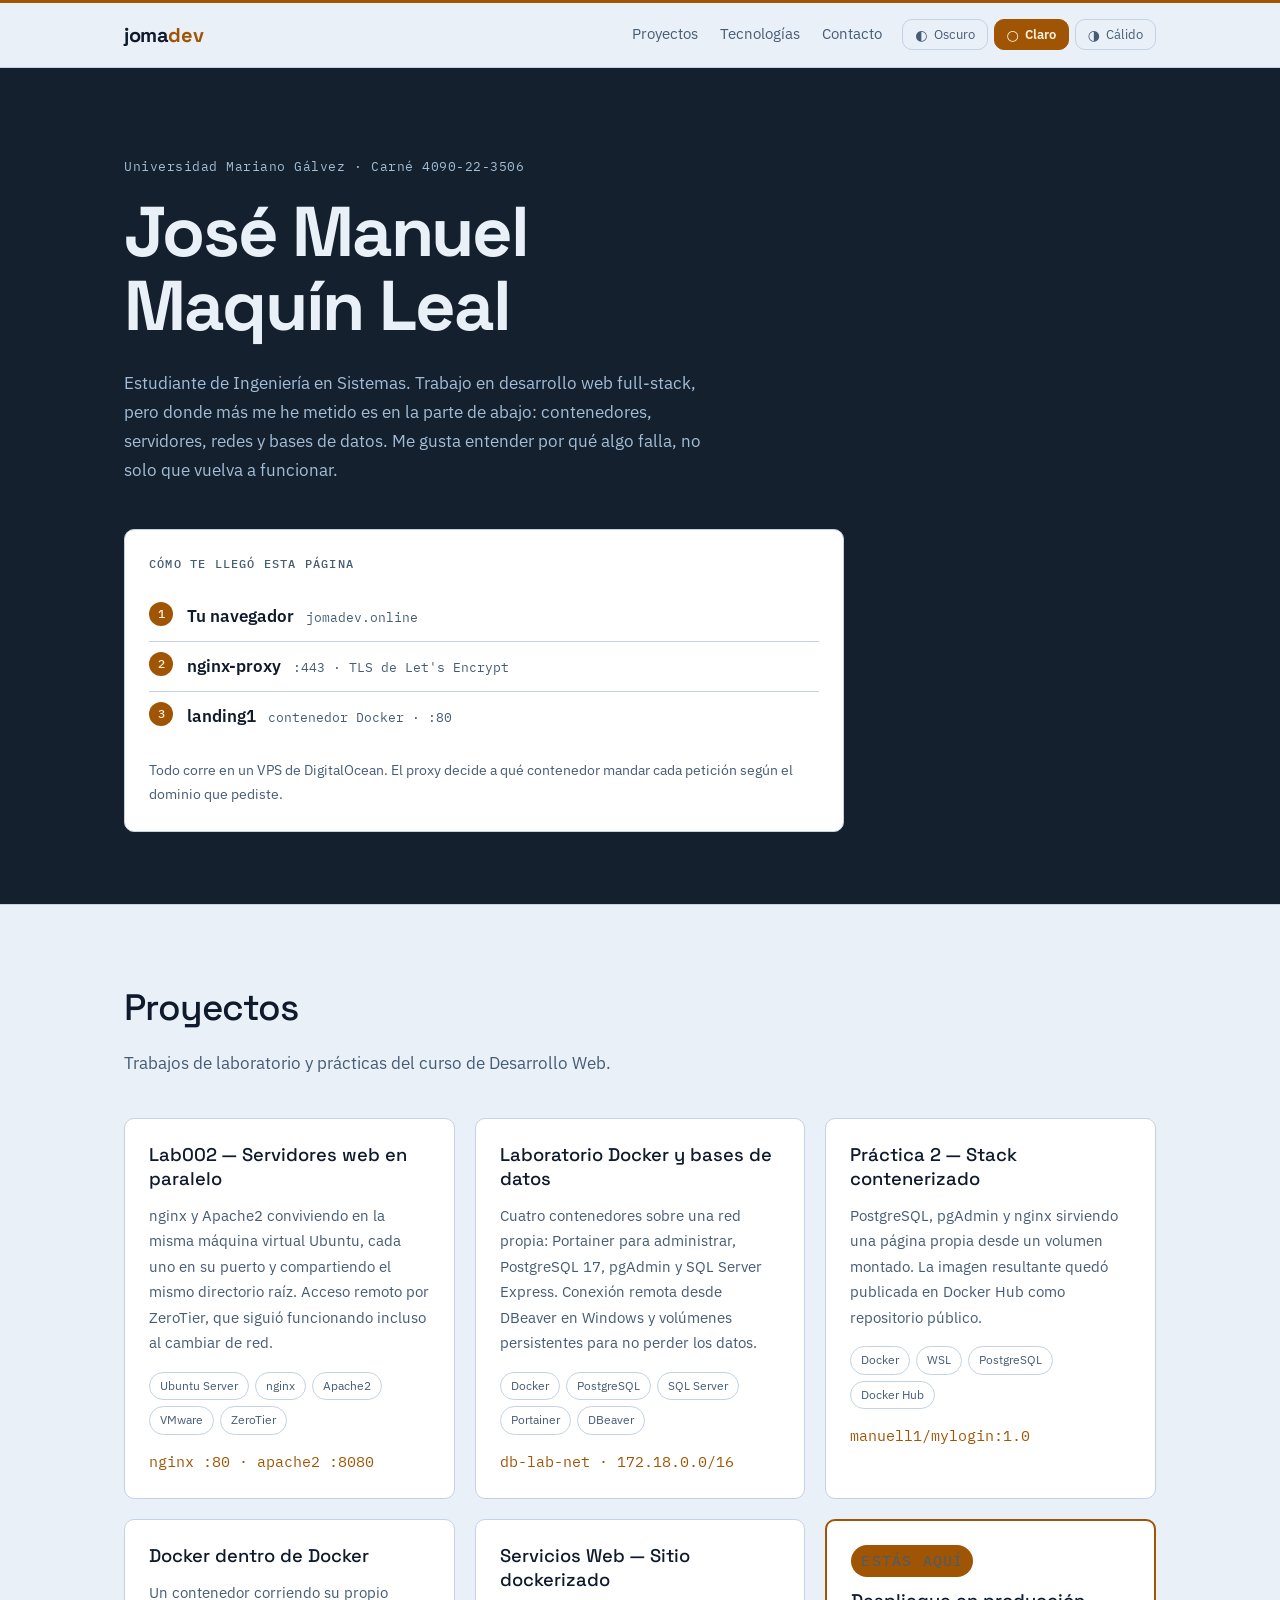
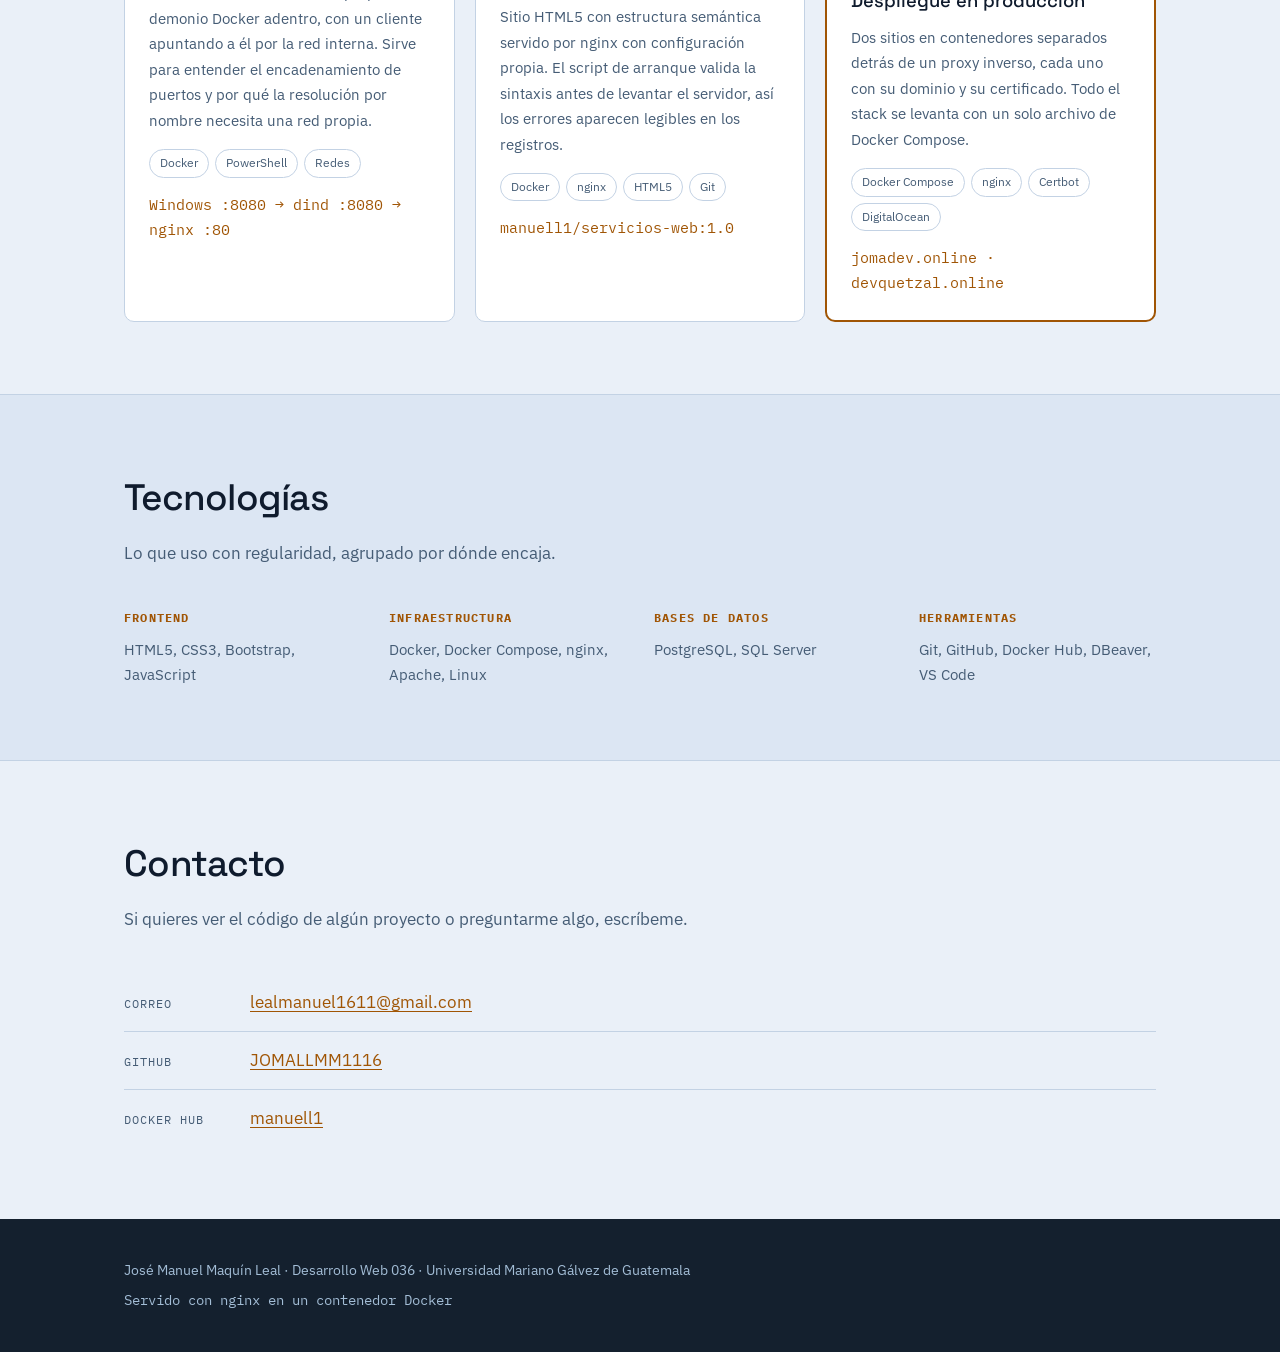
<file: landing1/app/index.html>
<!DOCTYPE html>
<html lang="es" data-tema="oscuro">
<head>
<meta charset="UTF-8">
<meta name="viewport" content="width=device-width, initial-scale=1.0">
<title>José Manuel Maquín Leal — Desarrollo web e infraestructura</title>
<meta name="description" content="Portafolio de José Manuel Maquín Leal. Proyectos de desarrollo web, contenedores Docker e infraestructura de servidores.">
<link rel="icon" href="data:image/svg+xml,<svg xmlns='http://www.w3.org/2000/svg' viewBox='0 0 32 32'><rect width='32' height='32' rx='7' fill='%23091235'/><text x='16' y='23' font-family='monospace' font-size='19' font-weight='700' fill='%23F2A65A' text-anchor='middle'>j</text></svg>">
<link rel="preconnect" href="https://fonts.googleapis.com">
<link rel="preconnect" href="https://fonts.gstatic.com" crossorigin>
<link href="https://fonts.googleapis.com/css2?family=Space+Grotesk:wght@400;500;700&family=IBM+Plex+Sans:wght@400;500;600&family=IBM+Plex+Mono:wght@400;500&display=swap" rel="stylesheet">
<style>
html { background: #091235; color: #E6EDF5; }
html[data-tema="claro"] { background: #EAF0F8; color: #0F1B2D; }
html[data-tema="calido"] { background: #F7EFE2; color: #201315; }
</style>
<link rel="stylesheet" href="estilos.css">
<script>
(function () {
  var raiz = document.documentElement;
  var guardado = null;
  try { guardado = localStorage.getItem('jomadev-tema'); } catch (e) {}
  if (guardado === 'oscuro' || guardado === 'claro' || guardado === 'calido') {
    raiz.setAttribute('data-tema', guardado);
  } else if (window.matchMedia && window.matchMedia('(prefers-color-scheme: light)').matches) {
    raiz.setAttribute('data-tema', 'claro');
  }
})();
</script>
</head>
<body>

<a class="saltar" href="#contenido">Saltar al contenido</a>

<header class="cabecera">
  <div class="contenedor cabecera-fila">
    <span class="marca">joma<span class="marca-acento">dev</span></span>

    <nav class="nav" aria-label="Navegación principal">
      <a href="#proyectos">Proyectos</a>
      <a href="#tecnologias">Tecnologías</a>
      <a href="#contacto">Contacto</a>
    </nav>

    <div class="temas" role="group" aria-label="Elegir tema de color">
      <button type="button" data-set-tema="oscuro" aria-pressed="true">
        <span class="icono" aria-hidden="true">◐</span> Oscuro
      </button>
      <button type="button" data-set-tema="claro" aria-pressed="false">
        <span class="icono" aria-hidden="true">○</span> Claro
      </button>
      <button type="button" data-set-tema="calido" aria-pressed="false">
        <span class="icono" aria-hidden="true">◑</span> Cálido
      </button>
    </div>
  </div>
</header>

<main id="contenido" tabindex="-1">

  <section class="hero">
    <div class="contenedor">
      <p class="eyebrow">Universidad Mariano Gálvez · Carné 4090-22-3506</p>
      <h1>José Manuel<br>Maquín Leal</h1>
      <p class="hero-texto">
        Estudiante de Ingeniería en Sistemas. Trabajo en desarrollo web full-stack,
        pero donde más me he metido es en la parte de abajo: contenedores, servidores,
        redes y bases de datos. Me gusta entender por qué algo falla, no solo que
        vuelva a funcionar.
      </p>

      <section class="ruta" aria-labelledby="ruta-titulo">
        <h2 id="ruta-titulo" class="ruta-titulo">Cómo te llegó esta página</h2>
        <ol class="ruta-pasos">
          <li><span class="ruta-etq">Tu navegador</span><span class="ruta-det">jomadev.online</span></li>
          <li><span class="ruta-etq">nginx-proxy</span><span class="ruta-det">:443 · TLS de Let's Encrypt</span></li>
          <li><span class="ruta-etq">landing1</span><span class="ruta-det">contenedor Docker · :80</span></li>
        </ol>
        <p class="ruta-nota">
          Todo corre en un VPS de DigitalOcean. El proxy decide a qué contenedor
          mandar cada petición según el dominio que pediste.
        </p>
      </section>
    </div>
  </section>

  <section id="proyectos" class="seccion">
    <div class="contenedor">
      <h2>Proyectos</h2>
      <p class="seccion-intro">Trabajos de laboratorio y prácticas del curso de Desarrollo Web.</p>

      <div class="rejilla">

        <article class="tarjeta">
          <h3>Lab002 — Servidores web en paralelo</h3>
          <p>nginx y Apache2 conviviendo en la misma máquina virtual Ubuntu, cada uno en su
             puerto y compartiendo el mismo directorio raíz. Acceso remoto por ZeroTier,
             que siguió funcionando incluso al cambiar de red.</p>
          <ul class="etiquetas">
            <li>Ubuntu Server</li><li>nginx</li><li>Apache2</li><li>VMware</li><li>ZeroTier</li>
          </ul>
          <p class="dato">nginx :80 · apache2 :8080</p>
        </article>

        <article class="tarjeta">
          <h3>Laboratorio Docker y bases de datos</h3>
          <p>Cuatro contenedores sobre una red propia: Portainer para administrar,
             PostgreSQL 17, pgAdmin y SQL Server Express. Conexión remota desde DBeaver
             en Windows y volúmenes persistentes para no perder los datos.</p>
          <ul class="etiquetas">
            <li>Docker</li><li>PostgreSQL</li><li>SQL Server</li><li>Portainer</li><li>DBeaver</li>
          </ul>
          <p class="dato">db-lab-net · 172.18.0.0/16</p>
        </article>

        <article class="tarjeta">
          <h3>Práctica 2 — Stack contenerizado</h3>
          <p>PostgreSQL, pgAdmin y nginx sirviendo una página propia desde un volumen
             montado. La imagen resultante quedó publicada en Docker Hub como repositorio
             público.</p>
          <ul class="etiquetas">
            <li>Docker</li><li>WSL</li><li>PostgreSQL</li><li>Docker Hub</li>
          </ul>
          <p class="dato">manuell1/mylogin:1.0</p>
        </article>

        <article class="tarjeta">
          <h3>Docker dentro de Docker</h3>
          <p>Un contenedor corriendo su propio demonio Docker adentro, con un cliente
             apuntando a él por la red interna. Sirve para entender el encadenamiento
             de puertos y por qué la resolución por nombre necesita una red propia.</p>
          <ul class="etiquetas">
            <li>Docker</li><li>PowerShell</li><li>Redes</li>
          </ul>
          <p class="dato">Windows :8080 → dind :8080 → nginx :80</p>
        </article>

        <article class="tarjeta">
          <h3>Servicios Web — Sitio dockerizado</h3>
          <p>Sitio HTML5 con estructura semántica servido por nginx con configuración
             propia. El script de arranque valida la sintaxis antes de levantar el
             servidor, así los errores aparecen legibles en los registros.</p>
          <ul class="etiquetas">
            <li>Docker</li><li>nginx</li><li>HTML5</li><li>Git</li>
          </ul>
          <p class="dato">manuell1/servicios-web:1.0</p>
        </article>

        <article class="tarjeta tarjeta-activa">
          <p class="insignia">Estás aquí</p>
          <h3>Despliegue en producción</h3>
          <p>Dos sitios en contenedores separados detrás de un proxy inverso, cada uno con
             su dominio y su certificado. Todo el stack se levanta con un solo archivo de
             Docker Compose.</p>
          <ul class="etiquetas">
            <li>Docker Compose</li><li>nginx</li><li>Certbot</li><li>DigitalOcean</li>
          </ul>
          <p class="dato">jomadev.online · devquetzal.online</p>
        </article>

      </div>
    </div>
  </section>

  <section id="tecnologias" class="seccion seccion-alterna">
    <div class="contenedor">
      <h2>Tecnologías</h2>
      <p class="seccion-intro">Lo que uso con regularidad, agrupado por dónde encaja.</p>
      <div class="grupos">
        <div class="grupo">
          <h3>Frontend</h3>
          <p>HTML5, CSS3, Bootstrap, JavaScript</p>
        </div>
        <div class="grupo">
          <h3>Infraestructura</h3>
          <p>Docker, Docker Compose, nginx, Apache, Linux</p>
        </div>
        <div class="grupo">
          <h3>Bases de datos</h3>
          <p>PostgreSQL, SQL Server</p>
        </div>
        <div class="grupo">
          <h3>Herramientas</h3>
          <p>Git, GitHub, Docker Hub, DBeaver, VS Code</p>
        </div>
      </div>
    </div>
  </section>

  <section id="contacto" class="seccion">
    <div class="contenedor">
      <h2>Contacto</h2>
      <p class="seccion-intro">Si quieres ver el código de algún proyecto o preguntarme algo, escríbeme.</p>
      <ul class="enlaces">
        <li><span class="enlace-etq">Correo</span>
            <a href="mailto:lealmanuel1611@gmail.com">lealmanuel1611@gmail.com</a></li>
        <li><span class="enlace-etq">GitHub</span>
            <a href="https://github.com/JOMALLMM1116">JOMALLMM1116</a></li>
        <li><span class="enlace-etq">Docker Hub</span>
            <a href="https://hub.docker.com/u/manuell1">manuell1</a></li>
      </ul>
    </div>
  </section>

</main>

<footer class="pie">
  <div class="contenedor">
    <p>José Manuel Maquín Leal · Desarrollo Web 036 · Universidad Mariano Gálvez de Guatemala</p>
    <p class="pie-tenue">Servido con nginx en un contenedor Docker</p>
  </div>
</footer>

<script>
(function () {
  var raiz = document.documentElement;
  var botones = document.querySelectorAll('[data-set-tema]');

  function marcar(tema) {
    for (var i = 0; i < botones.length; i++) {
      var activo = botones[i].getAttribute('data-set-tema') === tema;
      botones[i].setAttribute('aria-pressed', activo ? 'true' : 'false');
    }
  }

  marcar(raiz.getAttribute('data-tema'));

  for (var j = 0; j < botones.length; j++) {
    botones[j].addEventListener('click', function () {
      var tema = this.getAttribute('data-set-tema');
      raiz.setAttribute('data-tema', tema);
      try { localStorage.setItem('jomadev-tema', tema); } catch (e) {}
      marcar(tema);
    });
  }
})();
</script>

</body>
</html>
</file>
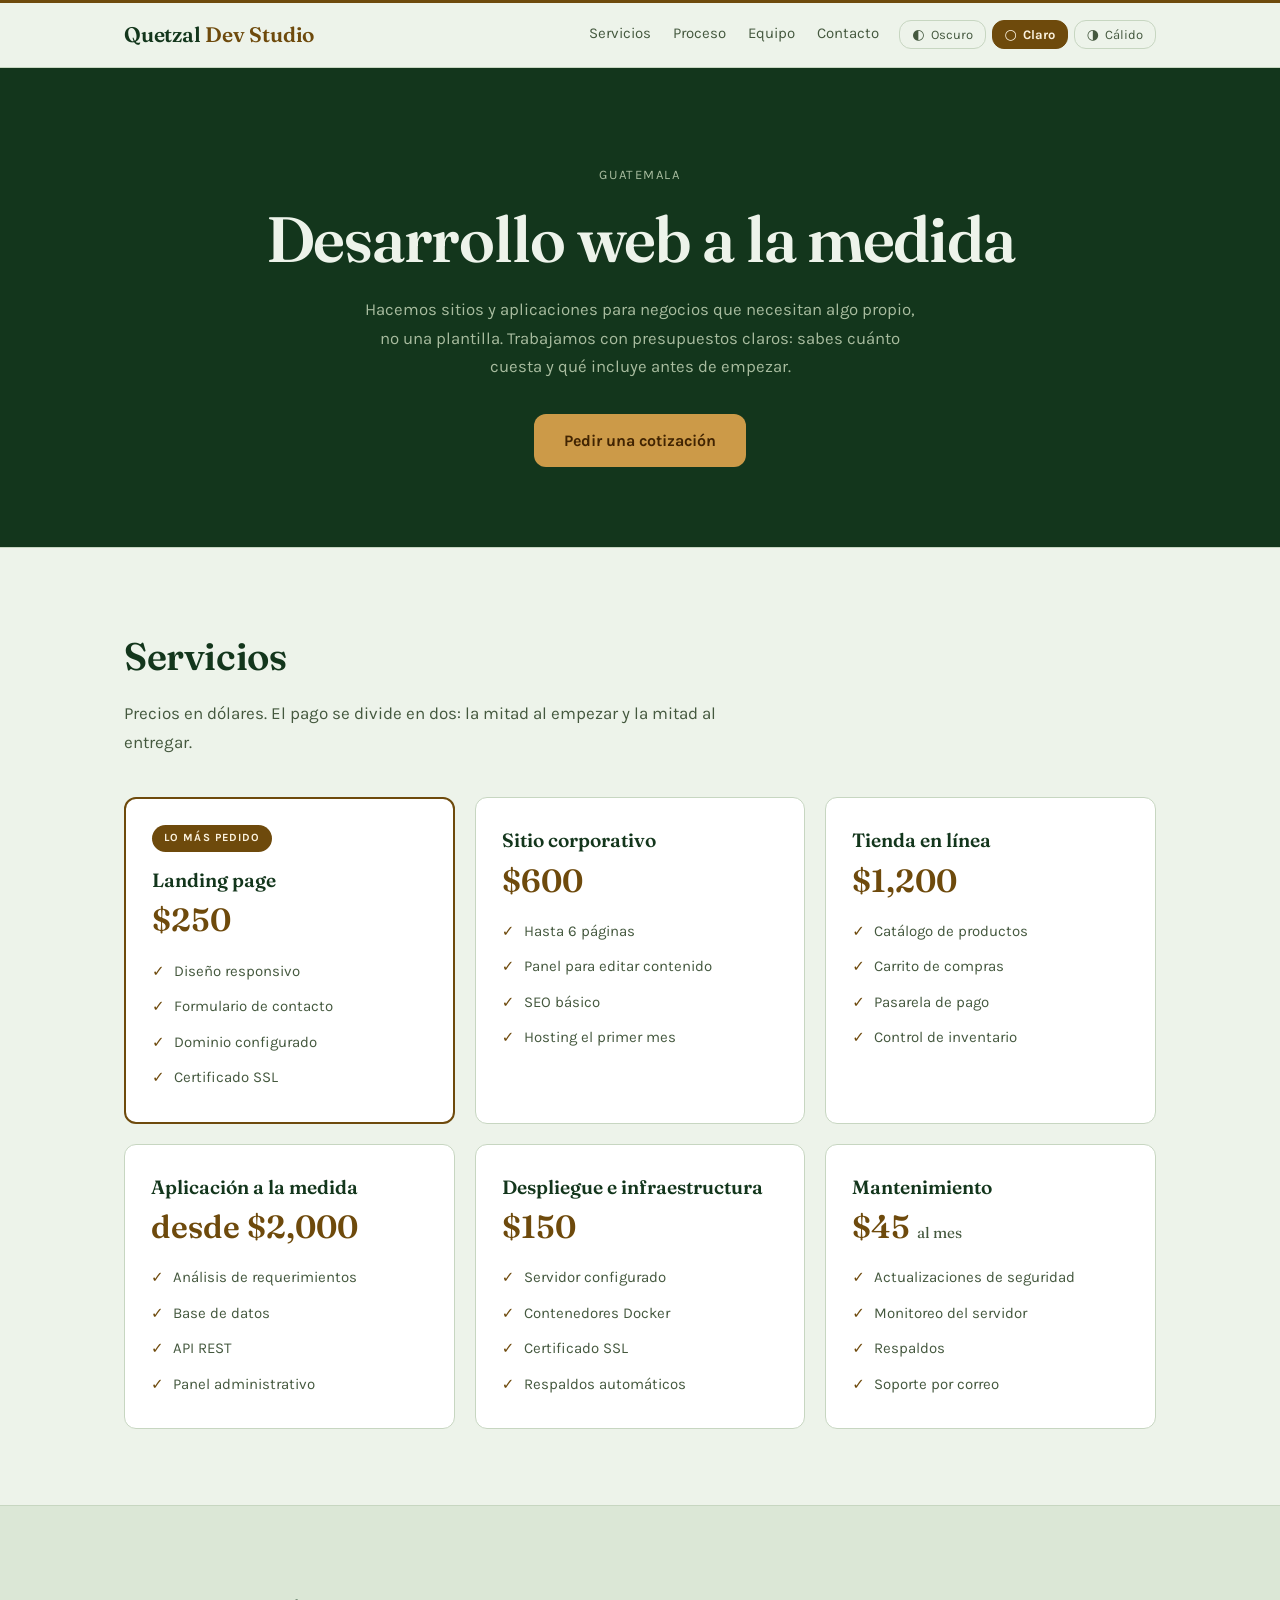
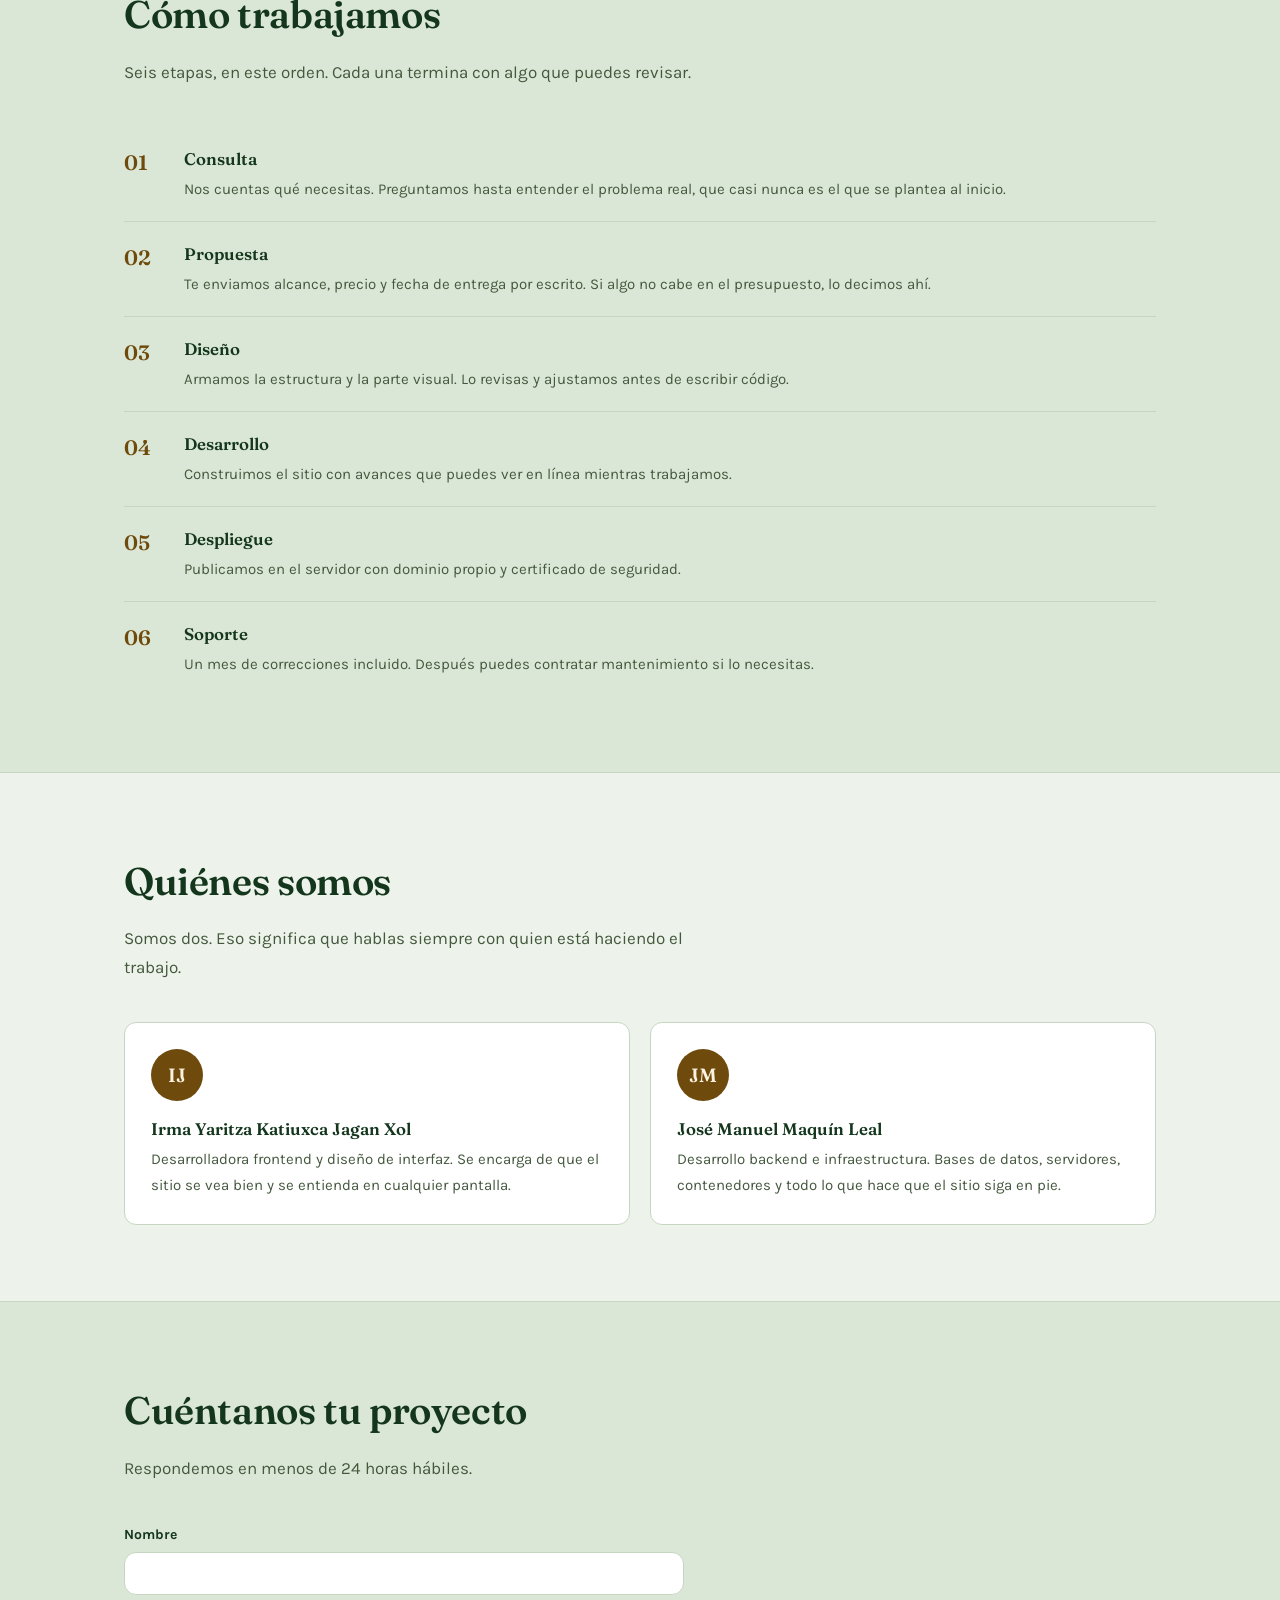
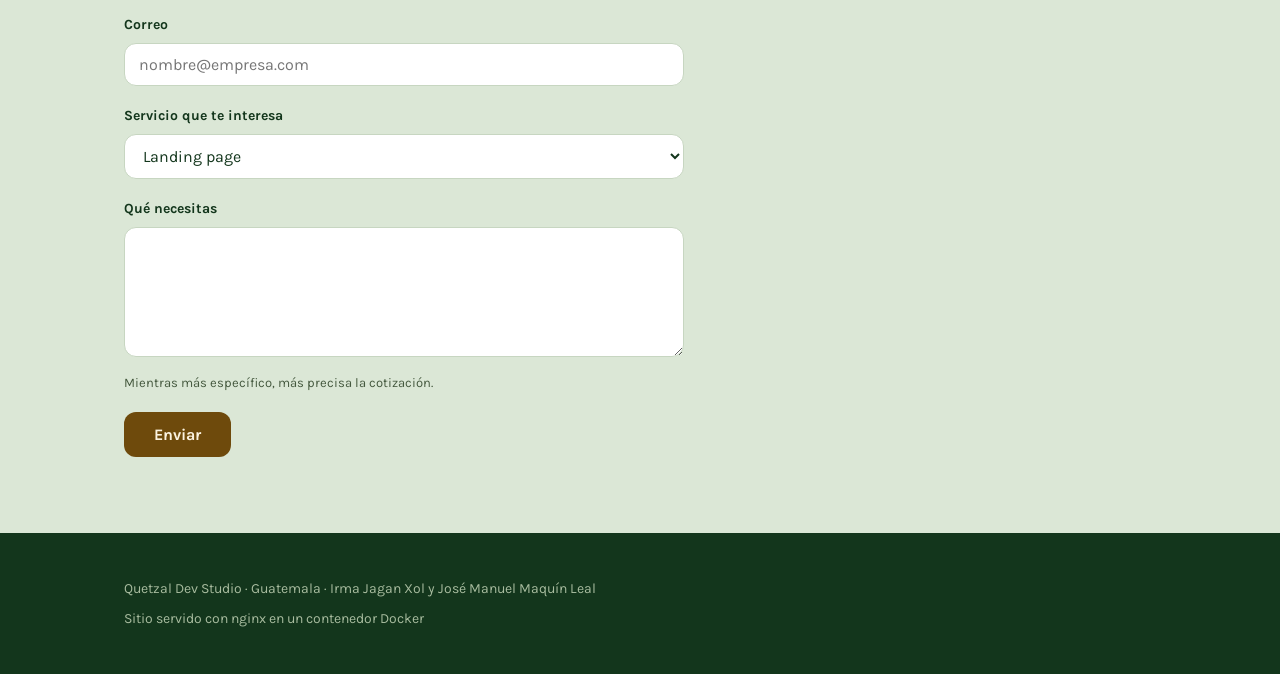
<file: landing2/app/index.html>
<!DOCTYPE html>
<html lang="es" data-tema="oscuro">
<head>
<meta charset="UTF-8">
<meta name="viewport" content="width=device-width, initial-scale=1.0">
<title>Quetzal Dev Studio — Desarrollo web a la medida, desde Guatemala</title>
<meta name="description" content="Estudio guatemalteco de desarrollo web. Landing pages, sitios corporativos, tiendas en línea y aplicaciones a la medida.">
<link rel="icon" href="data:image/svg+xml,<svg xmlns='http://www.w3.org/2000/svg' viewBox='0 0 32 32'><rect width='32' height='32' rx='7' fill='%2313361C'/><text x='16' y='23' font-family='Georgia,serif' font-size='19' font-weight='700' fill='%23CC9A48' text-anchor='middle'>Q</text></svg>">
<link rel="preconnect" href="https://fonts.googleapis.com">
<link rel="preconnect" href="https://fonts.gstatic.com" crossorigin>
<link href="https://fonts.googleapis.com/css2?family=Fraunces:opsz,wght@9..144,400;9..144,600&family=Karla:wght@400;700&display=swap" rel="stylesheet">
<style>
html { background: #161616; color: #DFDFDF; }
html[data-tema="claro"] { background: #EDF3EA; color: #13361C; }
html[data-tema="calido"] { background: #F5EBD2; color: #122620; }
</style>
<link rel="stylesheet" href="estilos.css">
<script>
(function () {
  var raiz = document.documentElement;
  var guardado = null;
  try { guardado = localStorage.getItem('quetzal-tema'); } catch (e) {}
  if (guardado === 'oscuro' || guardado === 'claro' || guardado === 'calido') {
    raiz.setAttribute('data-tema', guardado);
  } else if (window.matchMedia && window.matchMedia('(prefers-color-scheme: light)').matches) {
    raiz.setAttribute('data-tema', 'claro');
  }
})();
</script>
</head>
<body>

<a class="saltar" href="#contenido">Saltar al contenido</a>

<header class="cabecera">
  <div class="contenedor cabecera-fila">
    <span class="marca">Quetzal <span class="marca-acento">Dev Studio</span></span>

    <nav class="nav" aria-label="Navegación principal">
      <a href="#servicios">Servicios</a>
      <a href="#proceso">Proceso</a>
      <a href="#equipo">Equipo</a>
      <a href="#contacto">Contacto</a>
    </nav>

    <div class="temas" role="group" aria-label="Elegir tema de color">
      <button type="button" data-set-tema="oscuro" aria-pressed="true">
        <span class="icono" aria-hidden="true">◐</span> Oscuro
      </button>
      <button type="button" data-set-tema="claro" aria-pressed="false">
        <span class="icono" aria-hidden="true">○</span> Claro
      </button>
      <button type="button" data-set-tema="calido" aria-pressed="false">
        <span class="icono" aria-hidden="true">◑</span> Cálido
      </button>
    </div>
  </div>
</header>

<main id="contenido" tabindex="-1">

  <section class="hero">
    <div class="contenedor">
      <p class="eyebrow">Guatemala</p>
      <h1>Desarrollo web a la medida</h1>
      <p class="hero-texto">
        Hacemos sitios y aplicaciones para negocios que necesitan algo propio,
        no una plantilla. Trabajamos con presupuestos claros: sabes cuánto cuesta
        y qué incluye antes de empezar.
      </p>
      <a class="boton" href="#contacto">Pedir una cotización</a>
    </div>
  </section>

  <section id="servicios" class="seccion">
    <div class="contenedor">
      <h2>Servicios</h2>
      <p class="seccion-intro">Precios en dólares. El pago se divide en dos: la mitad al empezar y la mitad al entregar.</p>

      <div class="rejilla">

        <article class="servicio destacado">
          <p class="insignia">Lo más pedido</p>
          <h3>Landing page</h3>
          <p class="precio">$250</p>
          <ul class="incluye">
            <li>Diseño responsivo</li>
            <li>Formulario de contacto</li>
            <li>Dominio configurado</li>
            <li>Certificado SSL</li>
          </ul>
        </article>

        <article class="servicio">
          <h3>Sitio corporativo</h3>
          <p class="precio">$600</p>
          <ul class="incluye">
            <li>Hasta 6 páginas</li>
            <li>Panel para editar contenido</li>
            <li>SEO básico</li>
            <li>Hosting el primer mes</li>
          </ul>
        </article>

        <article class="servicio">
          <h3>Tienda en línea</h3>
          <p class="precio">$1,200</p>
          <ul class="incluye">
            <li>Catálogo de productos</li>
            <li>Carrito de compras</li>
            <li>Pasarela de pago</li>
            <li>Control de inventario</li>
          </ul>
        </article>

        <article class="servicio">
          <h3>Aplicación a la medida</h3>
          <p class="precio">desde $2,000</p>
          <ul class="incluye">
            <li>Análisis de requerimientos</li>
            <li>Base de datos</li>
            <li>API REST</li>
            <li>Panel administrativo</li>
          </ul>
        </article>

        <article class="servicio">
          <h3>Despliegue e infraestructura</h3>
          <p class="precio">$150</p>
          <ul class="incluye">
            <li>Servidor configurado</li>
            <li>Contenedores Docker</li>
            <li>Certificado SSL</li>
            <li>Respaldos automáticos</li>
          </ul>
        </article>

        <article class="servicio">
          <h3>Mantenimiento</h3>
          <p class="precio">$45 <small>al mes</small></p>
          <ul class="incluye">
            <li>Actualizaciones de seguridad</li>
            <li>Monitoreo del servidor</li>
            <li>Respaldos</li>
            <li>Soporte por correo</li>
          </ul>
        </article>

      </div>
    </div>
  </section>

  <section id="proceso" class="seccion seccion-alterna">
    <div class="contenedor">
      <h2>Cómo trabajamos</h2>
      <p class="seccion-intro">Seis etapas, en este orden. Cada una termina con algo que puedes revisar.</p>

      <ol class="proceso">
        <li>
          <h3>Consulta</h3>
          <p>Nos cuentas qué necesitas. Preguntamos hasta entender el problema real, que casi nunca es el que se plantea al inicio.</p>
        </li>
        <li>
          <h3>Propuesta</h3>
          <p>Te enviamos alcance, precio y fecha de entrega por escrito. Si algo no cabe en el presupuesto, lo decimos ahí.</p>
        </li>
        <li>
          <h3>Diseño</h3>
          <p>Armamos la estructura y la parte visual. Lo revisas y ajustamos antes de escribir código.</p>
        </li>
        <li>
          <h3>Desarrollo</h3>
          <p>Construimos el sitio con avances que puedes ver en línea mientras trabajamos.</p>
        </li>
        <li>
          <h3>Despliegue</h3>
          <p>Publicamos en el servidor con dominio propio y certificado de seguridad.</p>
        </li>
        <li>
          <h3>Soporte</h3>
          <p>Un mes de correcciones incluido. Después puedes contratar mantenimiento si lo necesitas.</p>
        </li>
      </ol>
    </div>
  </section>

  <section id="equipo" class="seccion">
    <div class="contenedor">
      <h2>Quiénes somos</h2>
      <p class="seccion-intro">Somos dos. Eso significa que hablas siempre con quien está haciendo el trabajo.</p>

      <div class="equipo">
        <article class="persona">
          <div class="inicial" aria-hidden="true">IJ</div>
          <h3>Irma Yaritza Katiuxca Jagan Xol</h3>
          <p>Desarrolladora frontend y diseño de interfaz. Se encarga de que el sitio se vea bien y se entienda en cualquier pantalla.</p>
        </article>

        <article class="persona">
          <div class="inicial" aria-hidden="true">JM</div>
          <h3>José Manuel Maquín Leal</h3>
          <p>Desarrollo backend e infraestructura. Bases de datos, servidores, contenedores y todo lo que hace que el sitio siga en pie.</p>
        </article>
      </div>
    </div>
  </section>

  <section id="contacto" class="seccion seccion-alterna">
    <div class="contenedor">
      <h2>Cuéntanos tu proyecto</h2>
      <p class="seccion-intro">Respondemos en menos de 24 horas hábiles.</p>

      <form class="formulario" action="https://formspree.io/f/mvkpvlkr" method="POST">
        <div class="campo">
          <label for="nombre">Nombre</label>
          <input type="text" id="nombre" name="nombre" required>
        </div>

        <div class="campo">
          <label for="correo">Correo</label>
          <input type="email" id="correo" name="email" placeholder="nombre@empresa.com" required>
        </div>

        <div class="campo">
          <label for="servicio">Servicio que te interesa</label>
          <select id="servicio" name="servicio">
            <option>Landing page</option>
            <option>Sitio corporativo</option>
            <option>Tienda en línea</option>
            <option>Aplicación a la medida</option>
            <option>Despliegue e infraestructura</option>
            <option>Mantenimiento</option>
            <option>Todavía no lo sé</option>
          </select>
        </div>

        <div class="campo">
          <label for="mensaje">Qué necesitas</label>
          <textarea id="mensaje" name="mensaje" required></textarea>
          <p class="ayuda">Mientras más específico, más precisa la cotización.</p>
        </div>

        <button class="boton" type="submit">Enviar</button>
      </form>
    </div>
  </section>

</main>

<footer class="pie">
  <div class="contenedor">
    <p>Quetzal Dev Studio · Guatemala · Irma Jagan Xol y José Manuel Maquín Leal</p>
    <p class="pie-tenue">Sitio servido con nginx en un contenedor Docker</p>
  </div>
</footer>

<script>
(function () {
  var raiz = document.documentElement;
  var botones = document.querySelectorAll('[data-set-tema]');

  function marcar(tema) {
    for (var i = 0; i < botones.length; i++) {
      var activo = botones[i].getAttribute('data-set-tema') === tema;
      botones[i].setAttribute('aria-pressed', activo ? 'true' : 'false');
    }
  }

  marcar(raiz.getAttribute('data-tema'));

  for (var j = 0; j < botones.length; j++) {
    botones[j].addEventListener('click', function () {
      var tema = this.getAttribute('data-set-tema');
      raiz.setAttribute('data-tema', tema);
      try { localStorage.setItem('quetzal-tema', tema); } catch (e) {}
      marcar(tema);
    });
  }
})();
</script>

</body>
</html>
</file>
<file: landing1/app/estilos.css>
:root {
  --fuente-display: "Space Grotesk", system-ui, sans-serif;
  --fuente-texto: "IBM Plex Sans", system-ui, sans-serif;
  --fuente-mono: "IBM Plex Mono", ui-monospace, monospace;
  --ancho: 1080px;
  --radio: 10px;
}

[data-tema="oscuro"] {
  --fondo: #091235;
  --superficie: #14202E;
  --superficie-alt: #0D1929;
  --linea: #2B4257;
  --texto: #E6EDF5;
  --texto-tenue: #88A9C3;
  --acento: #F2A65A;
  --sobre-acento: #412402;
  --marca: #14202E;
  --sobre-marca: #E6EDF5;
  --marca-tenue: #88A9C3;
  --panel: #0D1929;
  --panel-linea: #2B4257;
}

[data-tema="claro"] {
  --fondo: #EAF0F8;
  --superficie: #FFFFFF;
  --superficie-alt: #DCE6F3;
  --linea: #C3D2E4;
  --texto: #0F1B2D;
  --texto-tenue: #455C75;
  --acento: #A05505;
  --sobre-acento: #FFF4E2;
  --marca: #14202E;
  --sobre-marca: #EAF0F8;
  --marca-tenue: #A3BDD6;
  --panel: #FFFFFF;
  --panel-linea: #C3D2E4;
}

[data-tema="calido"] {
  --fondo: #F7EFE2;
  --superficie: #FFFCF6;
  --superficie-alt: #EEE0CC;
  --linea: #DCC9AC;
  --texto: #201315;
  --texto-tenue: #5A3B2E;
  --acento: #B8402A;
  --sobre-acento: #FBEDE9;
  --marca: #2B4257;
  --sobre-marca: #F7EFE2;
  --marca-tenue: #C6D6E4;
  --panel: #FFFCF6;
  --panel-linea: #DCC9AC;
}

* { box-sizing: border-box; }

body {
  margin: 0;
  background: var(--fondo);
  color: var(--texto);
  font-family: var(--fuente-texto);
  font-size: 17px;
  line-height: 1.7;
  transition: background-color .25s ease, color .25s ease;
}

.contenedor {
  width: 100%;
  max-width: var(--ancho);
  margin: 0 auto;
  padding: 0 24px;
}

.saltar {
  position: absolute;
  left: -9999px;
  background: var(--acento);
  color: var(--sobre-acento);
  padding: 10px 18px;
  z-index: 100;
}
.saltar:focus { left: 12px; top: 12px; }

.cabecera {
  position: sticky;
  top: 0;
  z-index: 50;
  background: var(--fondo);
  border-top: 3px solid var(--acento);
  border-bottom: 1px solid var(--linea);
}
.cabecera-fila {
  display: flex;
  align-items: center;
  gap: 20px;
  flex-wrap: wrap;
  padding-top: 14px;
  padding-bottom: 14px;
}

.marca {
  font-family: var(--fuente-display);
  font-weight: 700;
  font-size: 20px;
  letter-spacing: -.02em;
}
.marca-acento { color: var(--acento); }

.nav {
  display: flex;
  gap: 22px;
  margin-left: auto;
}
.nav a {
  color: var(--texto-tenue);
  text-decoration: none;
  font-size: 15px;
  padding: 4px 0;
  border-bottom: 2px solid transparent;
}
.nav a:hover, .nav a:focus-visible {
  color: var(--texto);
  border-bottom-color: var(--acento);
}

.temas { display: flex; gap: 6px; }
.temas button {
  font-family: var(--fuente-texto);
  font-size: 13px;
  color: var(--texto-tenue);
  background: transparent;
  border: 1px solid var(--linea);
  border-radius: var(--radio);
  padding: 6px 12px;
  cursor: pointer;
  display: flex;
  align-items: center;
  gap: 6px;
}
.temas button:hover { color: var(--texto); border-color: var(--texto-tenue); }
.temas button[aria-pressed="true"] {
  background: var(--acento);
  color: var(--sobre-acento);
  border-color: var(--acento);
  font-weight: 600;
}
.icono { font-size: 14px; line-height: 1; }

.hero {
  padding: 88px 0 72px;
  background: var(--marca);
  color: var(--sobre-marca);
}
.eyebrow {
  font-family: var(--fuente-mono);
  font-size: 13px;
  color: var(--marca-tenue);
  letter-spacing: .04em;
  margin: 0 0 18px;
}
h1 {
  font-family: var(--fuente-display);
  font-weight: 700;
  font-size: clamp(2.6rem, 7vw, 4.4rem);
  line-height: 1.05;
  letter-spacing: -.03em;
  margin: 0 0 26px;
}
.hero-texto {
  max-width: 60ch;
  color: var(--marca-tenue);
  margin: 0 0 44px;
}

.ruta {
  background: var(--panel);
  border: 1px solid var(--panel-linea);
  border-radius: var(--radio);
  padding: 24px;
  max-width: 720px;
  color: var(--texto);
}
.ruta-titulo {
  font-family: var(--fuente-mono);
  font-size: 12px;
  letter-spacing: .1em;
  text-transform: uppercase;
  color: var(--texto-tenue);
  margin: 0 0 18px;
}
.ruta-pasos {
  list-style: none;
  counter-reset: paso;
  margin: 0 0 18px;
  padding: 0;
}
.ruta-pasos li {
  counter-increment: paso;
  display: flex;
  align-items: baseline;
  gap: 12px;
  flex-wrap: wrap;
  padding: 10px 0 10px 38px;
  position: relative;
  border-top: 1px solid var(--panel-linea);
}
.ruta-pasos li:first-child { border-top: 0; }
.ruta-pasos li::before {
  content: counter(paso);
  position: absolute;
  left: 0;
  top: 10px;
  width: 24px;
  height: 24px;
  border-radius: 50%;
  background: var(--acento);
  color: var(--sobre-acento);
  font-family: var(--fuente-mono);
  font-size: 12px;
  font-weight: 500;
  display: flex;
  align-items: center;
  justify-content: center;
}
.ruta-etq { font-weight: 600; }
.ruta-det {
  font-family: var(--fuente-mono);
  font-size: 13px;
  color: var(--texto-tenue);
}
.ruta-nota {
  font-size: 14px;
  color: var(--texto-tenue);
  margin: 0;
}

.seccion { padding: 72px 0; border-top: 1px solid var(--linea); }
.seccion-alterna { background: var(--superficie-alt); }
h2 {
  font-family: var(--fuente-display);
  font-weight: 500;
  font-size: clamp(1.7rem, 3.5vw, 2.3rem);
  letter-spacing: -.02em;
  margin: 0 0 10px;
}
.seccion-intro {
  color: var(--texto-tenue);
  margin: 0 0 40px;
  max-width: 60ch;
}

.rejilla {
  display: grid;
  grid-template-columns: repeat(auto-fit, minmax(300px, 1fr));
  gap: 20px;
}
.tarjeta {
  background: var(--superficie);
  border: 1px solid var(--linea);
  border-radius: var(--radio);
  padding: 24px;
  transition: border-color .2s ease, transform .2s ease;
}
.tarjeta:hover { border-color: var(--acento); transform: translateY(-3px); }
.tarjeta h3 {
  font-family: var(--fuente-display);
  font-weight: 500;
  font-size: 1.15rem;
  margin: 0 0 12px;
  line-height: 1.3;
}
.tarjeta p { font-size: 15px; color: var(--texto-tenue); margin: 0 0 16px; }
.tarjeta-activa { border-color: var(--acento); border-width: 2px; }
.insignia {
  display: inline-block;
  font-family: var(--fuente-mono);
  font-size: 11px;
  letter-spacing: .08em;
  text-transform: uppercase;
  background: var(--acento);
  color: var(--sobre-acento);
  padding: 3px 10px;
  border-radius: 20px;
  margin: 0 0 12px !important;
}

.etiquetas {
  list-style: none;
  display: flex;
  flex-wrap: wrap;
  gap: 6px;
  margin: 0 0 14px;
  padding: 0;
}
.etiquetas li {
  font-size: 12px;
  color: var(--texto-tenue);
  border: 1px solid var(--linea);
  border-radius: 20px;
  padding: 3px 10px;
}
.dato {
  font-family: var(--fuente-mono);
  font-size: 13px;
  color: var(--acento) !important;
  margin: 0 !important;
  word-break: break-word;
}

.grupos {
  display: grid;
  grid-template-columns: repeat(auto-fit, minmax(220px, 1fr));
  gap: 28px;
}
.grupo h3 {
  font-family: var(--fuente-mono);
  font-size: 12px;
  letter-spacing: .1em;
  text-transform: uppercase;
  color: var(--acento);
  margin: 0 0 8px;
}
.grupo p { margin: 0; color: var(--texto-tenue); font-size: 15px; }

.enlaces { list-style: none; margin: 0; padding: 0; }
.enlaces li {
  display: flex;
  align-items: baseline;
  gap: 16px;
  flex-wrap: wrap;
  padding: 14px 0;
  border-top: 1px solid var(--linea);
}
.enlaces li:first-child { border-top: 0; }
.enlace-etq {
  font-family: var(--fuente-mono);
  font-size: 12px;
  letter-spacing: .08em;
  text-transform: uppercase;
  color: var(--texto-tenue);
  min-width: 110px;
}
.enlaces a { color: var(--acento); text-decoration: underline; text-underline-offset: 3px; }

.pie {
  padding: 40px 0;
  background: var(--marca);
}
.pie p { margin: 0; font-size: 14px; color: var(--marca-tenue); }
.pie-tenue { font-family: var(--fuente-mono); font-size: 12px; margin-top: 6px !important; }

.error { text-align: center; padding: 120px 0; }
.error-codigo {
  font-family: var(--fuente-mono);
  font-size: clamp(4rem, 14vw, 8rem);
  color: var(--acento);
  line-height: 1;
  margin: 0 0 12px;
}
.error .hero-texto {
  color: var(--texto-tenue);
  margin-left: auto;
  margin-right: auto;
  margin-bottom: 28px;
}

:focus-visible {
  outline: 3px solid var(--acento);
  outline-offset: 3px;
  border-radius: 4px;
}

@media (prefers-reduced-motion: reduce) {
  * { transition: none !important; animation: none !important; }
}

@media (max-width: 720px) {
  .nav { margin-left: 0; order: 3; width: 100%; }
  .temas { margin-left: auto; }
  .hero { padding: 56px 0 48px; }
  .seccion { padding: 52px 0; }
}
</file>
<file: landing2/app/estilos.css>
:root {
  --fuente-display: "Fraunces", Georgia, serif;
  --fuente-texto: "Karla", system-ui, sans-serif;
  --ancho: 1080px;
  --radio: 12px;
  --acento-marca: #CC9A48;
  --sobre-acento-marca: #412402;
}

[data-tema="oscuro"] {
  --fondo: #161616;
  --superficie: #212717;
  --superficie-alt: #1C2118;
  --linea: #3A4531;
  --texto: #DFDFDF;
  --texto-tenue: #A9B39F;
  --acento: #CC9A48;
  --sobre-acento: #412402;
  --marca: #13361C;
  --sobre-marca: #E8EFE4;
  --marca-tenue: #A8BC9F;
}

[data-tema="claro"] {
  --fondo: #EDF3EA;
  --superficie: #FFFFFF;
  --superficie-alt: #DBE7D6;
  --linea: #C7D6C1;
  --texto: #13361C;
  --texto-tenue: #44583E;
  --acento: #6E4A0C;
  --sobre-acento: #FBF2DF;
  --marca: #13361C;
  --sobre-marca: #EDF3EA;
  --marca-tenue: #A8BC9F;
}

[data-tema="calido"] {
  --fondo: #F5EBD2;
  --superficie: #FCF7E9;
  --superficie-alt: #EADCB8;
  --linea: #D9C79C;
  --texto: #122620;
  --texto-tenue: #55502F;
  --acento: #7E5E17;
  --sobre-acento: #F7EEDA;
  --marca: #1E3D26;
  --sobre-marca: #F5EBD2;
  --marca-tenue: #BFCFB4;
}

* { box-sizing: border-box; }

body {
  margin: 0;
  background: var(--fondo);
  color: var(--texto);
  font-family: var(--fuente-texto);
  font-size: 17px;
  line-height: 1.7;
  transition: background-color .25s ease, color .25s ease;
}

.contenedor {
  width: 100%;
  max-width: var(--ancho);
  margin: 0 auto;
  padding: 0 24px;
}

.saltar {
  position: absolute;
  left: -9999px;
  background: var(--acento);
  color: var(--sobre-acento);
  padding: 10px 18px;
  z-index: 100;
}
.saltar:focus { left: 12px; top: 12px; }

.cabecera {
  position: sticky;
  top: 0;
  z-index: 50;
  background: var(--fondo);
  border-top: 3px solid var(--acento);
  border-bottom: 1px solid var(--linea);
}
.cabecera-fila {
  display: flex;
  align-items: center;
  gap: 20px;
  flex-wrap: wrap;
  padding-top: 14px;
  padding-bottom: 14px;
}

.marca {
  font-family: var(--fuente-display);
  font-weight: 600;
  font-size: 21px;
  letter-spacing: -.01em;
}
.marca-acento { color: var(--acento); }

.nav { display: flex; gap: 22px; margin-left: auto; }
.nav a {
  color: var(--texto-tenue);
  text-decoration: none;
  font-size: 15px;
  padding: 4px 0;
  border-bottom: 2px solid transparent;
}
.nav a:hover, .nav a:focus-visible {
  color: var(--texto);
  border-bottom-color: var(--acento);
}

.temas { display: flex; gap: 6px; }
.temas button {
  font-family: var(--fuente-texto);
  font-size: 13px;
  color: var(--texto-tenue);
  background: transparent;
  border: 1px solid var(--linea);
  border-radius: var(--radio);
  padding: 6px 12px;
  cursor: pointer;
  display: flex;
  align-items: center;
  gap: 6px;
}
.temas button:hover { color: var(--texto); border-color: var(--texto-tenue); }
.temas button[aria-pressed="true"] {
  background: var(--acento);
  color: var(--sobre-acento);
  border-color: var(--acento);
  font-weight: 700;
}
.icono { font-size: 14px; line-height: 1; }

.hero {
  padding: 96px 0 80px;
  text-align: center;
  background: var(--marca);
  color: var(--sobre-marca);
}
.eyebrow {
  font-size: 13px;
  color: var(--marca-tenue);
  letter-spacing: .12em;
  text-transform: uppercase;
  margin: 0 0 18px;
}
h1 {
  font-family: var(--fuente-display);
  font-weight: 600;
  font-size: clamp(2.4rem, 6vw, 4rem);
  line-height: 1.1;
  letter-spacing: -.02em;
  margin: 0 0 22px;
}
.hero-texto {
  max-width: 56ch;
  margin: 0 auto 32px;
  color: var(--marca-tenue);
  font-size: 1.05rem;
}
.boton {
  display: inline-block;
  background: var(--acento);
  color: var(--sobre-acento);
  font-weight: 700;
  text-decoration: none;
  padding: 13px 30px;
  border: 0;
  border-radius: var(--radio);
  font-size: 16px;
  font-family: var(--fuente-texto);
  cursor: pointer;
}
.boton:hover { filter: brightness(1.08); }
.hero .boton {
  background: var(--acento-marca);
  color: var(--sobre-acento-marca);
}

.seccion { padding: 76px 0; border-top: 1px solid var(--linea); }
.seccion-alterna { background: var(--superficie-alt); }
h2 {
  font-family: var(--fuente-display);
  font-weight: 600;
  font-size: clamp(1.7rem, 3.5vw, 2.4rem);
  letter-spacing: -.01em;
  margin: 0 0 10px;
}
.seccion-intro { color: var(--texto-tenue); margin: 0 0 40px; max-width: 60ch; }

.rejilla {
  display: grid;
  grid-template-columns: repeat(auto-fit, minmax(280px, 1fr));
  gap: 20px;
}
.servicio {
  background: var(--superficie);
  border: 1px solid var(--linea);
  border-radius: var(--radio);
  padding: 26px;
  display: flex;
  flex-direction: column;
}
.servicio:hover { border-color: var(--acento); }
.servicio h3 {
  font-family: var(--fuente-display);
  font-weight: 600;
  font-size: 1.2rem;
  margin: 0 0 6px;
}
.precio {
  font-family: var(--fuente-display);
  font-size: 2rem;
  font-weight: 600;
  color: var(--acento);
  margin: 0 0 16px;
  line-height: 1.1;
}
.precio small { font-size: .95rem; font-weight: 400; color: var(--texto-tenue); }
.incluye { list-style: none; margin: 0; padding: 0; }
.incluye li {
  font-size: 15px;
  color: var(--texto-tenue);
  padding: 5px 0 5px 22px;
  position: relative;
}
.incluye li::before {
  content: "\2713";
  position: absolute;
  left: 0;
  color: var(--acento);
  font-weight: 700;
}
.destacado { border-color: var(--acento); border-width: 2px; }
.insignia {
  display: inline-block;
  align-self: flex-start;
  font-size: 11px;
  letter-spacing: .1em;
  text-transform: uppercase;
  font-weight: 700;
  background: var(--acento);
  color: var(--sobre-acento);
  padding: 4px 12px;
  border-radius: 20px;
  margin: 0 0 12px;
}

.proceso { list-style: none; counter-reset: fase; margin: 0; padding: 0; }
.proceso li {
  counter-increment: fase;
  position: relative;
  padding: 18px 0 18px 60px;
  border-top: 1px solid var(--linea);
}
.proceso li:first-child { border-top: 0; }
.proceso li::before {
  content: counter(fase, decimal-leading-zero);
  position: absolute;
  left: 0;
  top: 18px;
  font-family: var(--fuente-display);
  font-size: 1.3rem;
  font-weight: 600;
  color: var(--acento);
}
.proceso h3 { margin: 0 0 4px; font-size: 1.05rem; font-family: var(--fuente-display); font-weight: 600; }
.proceso p { margin: 0; font-size: 15px; color: var(--texto-tenue); }

.equipo { display: grid; grid-template-columns: repeat(auto-fit, minmax(260px, 1fr)); gap: 20px; }
.persona {
  background: var(--superficie);
  border: 1px solid var(--linea);
  border-radius: var(--radio);
  padding: 26px;
}
.inicial {
  width: 52px; height: 52px;
  border-radius: 50%;
  background: var(--acento);
  color: var(--sobre-acento);
  font-family: var(--fuente-display);
  font-size: 1.2rem;
  font-weight: 600;
  display: flex; align-items: center; justify-content: center;
  margin-bottom: 14px;
}
.persona h3 { margin: 0 0 4px; font-size: 1.05rem; font-family: var(--fuente-display); font-weight: 600; }
.persona p { margin: 0; font-size: 15px; color: var(--texto-tenue); }

.formulario { max-width: 560px; }
.campo { margin-bottom: 18px; }
.campo label { display: block; font-size: 14px; font-weight: 700; margin-bottom: 6px; }
.campo input, .campo textarea, .campo select {
  width: 100%;
  font-family: var(--fuente-texto);
  font-size: 16px;
  color: var(--texto);
  background: var(--superficie);
  border: 1px solid var(--linea);
  border-radius: var(--radio);
  padding: 11px 14px;
}
.campo input:focus, .campo textarea:focus, .campo select:focus { border-color: var(--acento); }
.campo textarea { min-height: 130px; resize: vertical; }
.ayuda { font-size: 13px; color: var(--texto-tenue); margin: 6px 0 0; }

.pie {
  padding: 44px 0;
  background: var(--marca);
}
.pie p { margin: 0; font-size: 14px; color: var(--marca-tenue); }
.pie-tenue { font-size: 12px; margin-top: 6px !important; }

.error { text-align: center; padding: 120px 0; }
.error-codigo {
  font-family: var(--fuente-display);
  font-size: clamp(4rem, 14vw, 8rem);
  font-weight: 600;
  color: var(--acento);
  line-height: 1;
  margin: 0 0 12px;
}
.error .hero-texto {
  color: var(--texto-tenue);
  margin-bottom: 28px;
}

:focus-visible { outline: 3px solid var(--acento); outline-offset: 3px; border-radius: 4px; }

@media (prefers-reduced-motion: reduce) {
  * { transition: none !important; animation: none !important; }
}

@media (max-width: 720px) {
  .nav { margin-left: 0; order: 3; width: 100%; }
  .temas { margin-left: auto; }
  .hero { padding: 60px 0 50px; }
  .seccion { padding: 54px 0; }
}
</file>
